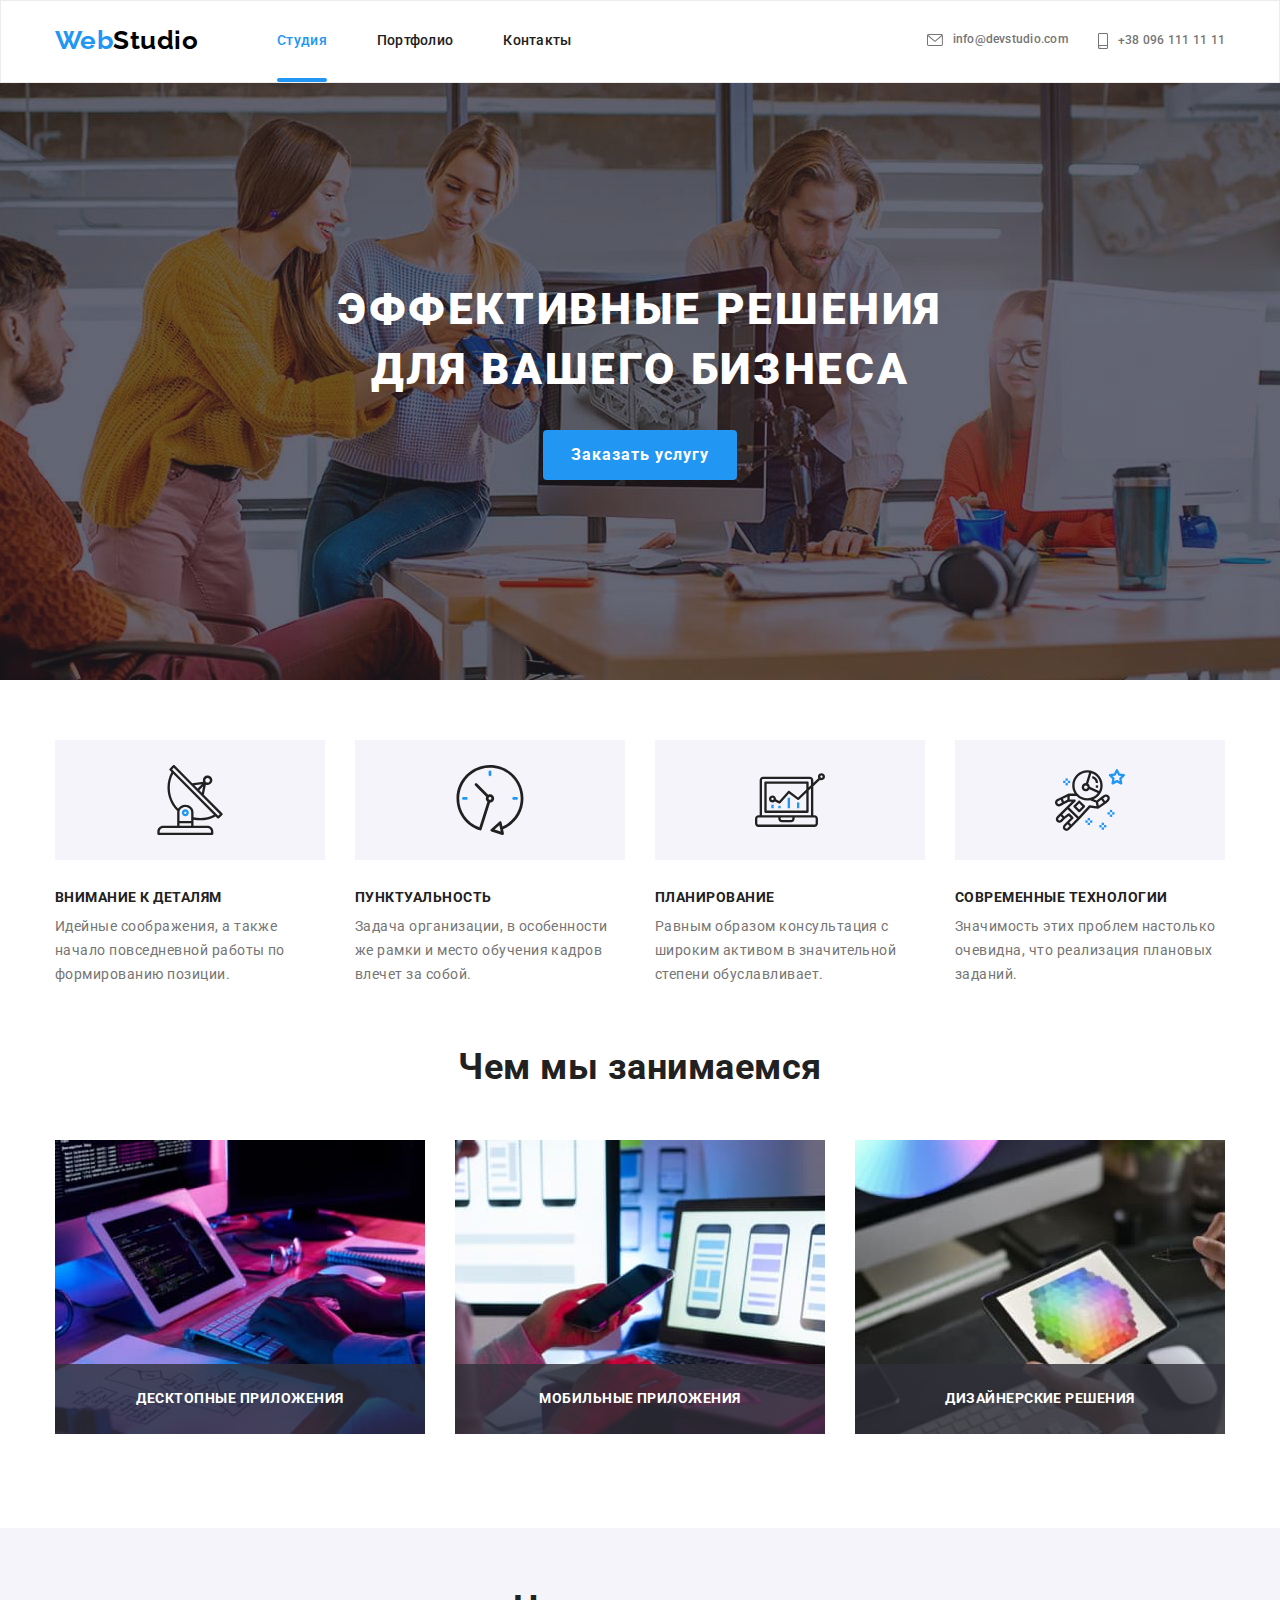
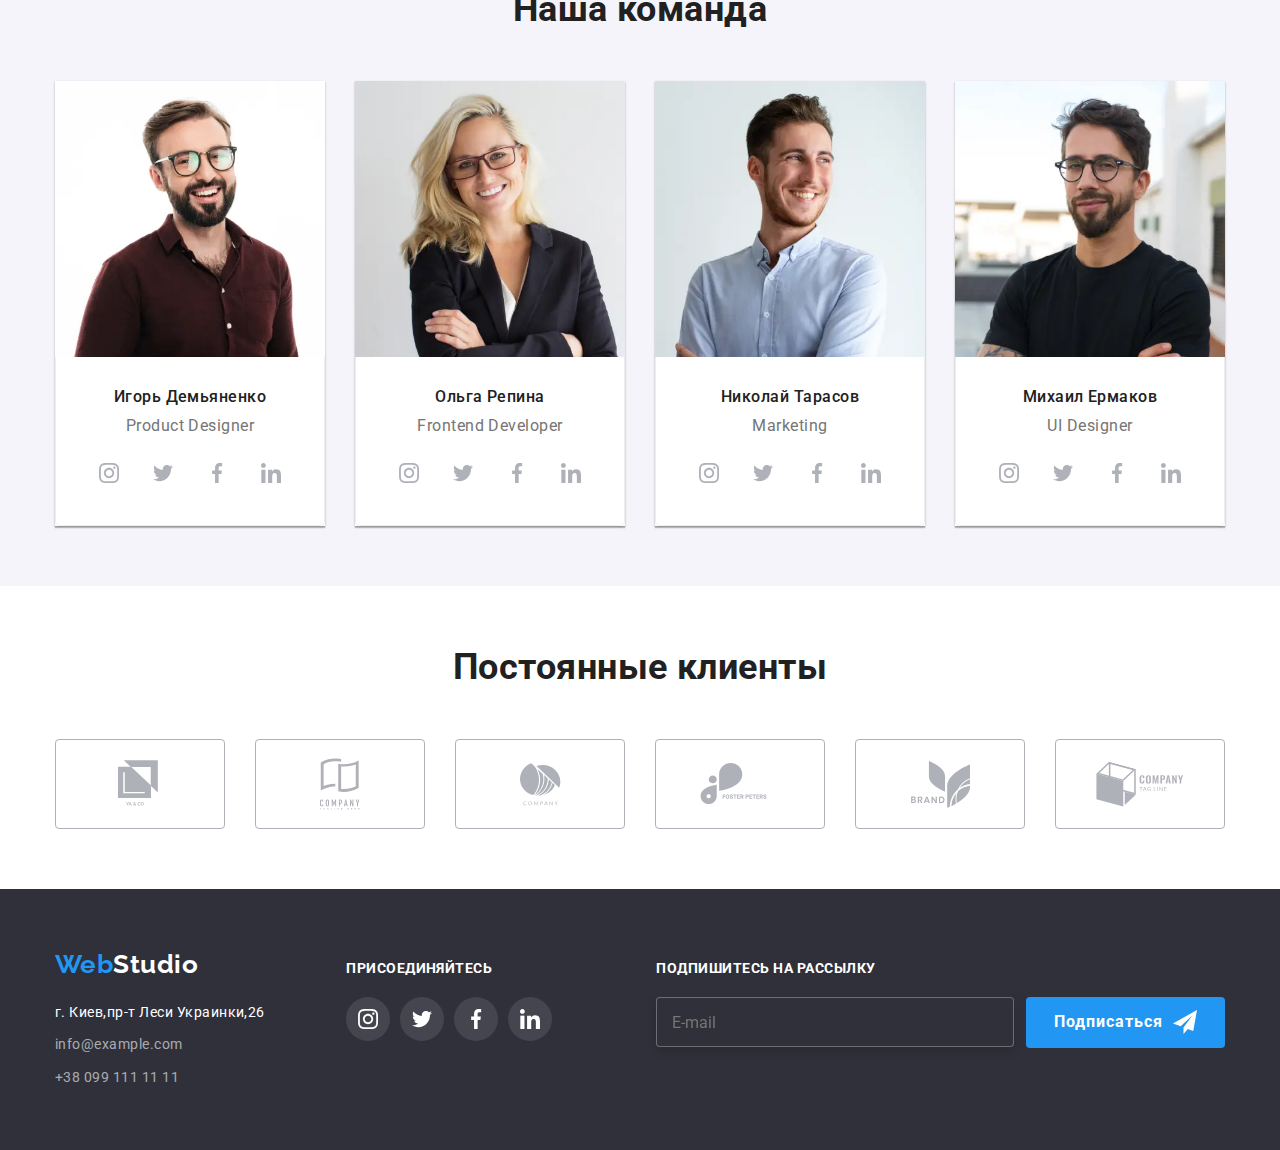
<file: index.html>
<!DOCTYPE html>
<html lang="ru">
<head>
    <meta charset="UTF-8">
    <meta name="viewport" content="width=device-width, initial-scale=1.0">
    <title>WebStudio</title>
    <link rel="preconnect" href="https://fonts.gstatic.com">

    <link href="https://fonts.googleapis.com/css2?family=Raleway:wght@700&family=Roboto:wght@400;500;700;900&display=swap" rel="stylesheet">
   
    <link rel="stylesheet" href="./css/main.min.css">
</head>
<body>
    
<header class="header">
    
        <div class="container header-main"> 
                 <nav class="menu-nav" >
                            <a href="./index.html" ><span class="web">Web</span><span class="studio">Studio</span> </a>
                
                
                            <button type="button" 
                                class="menu-button is-open" 
                                aria-expanded="false"
                                aria-controls="container-menu" data-menu-button >
                            
                                <svg  width="40px" height="40px" 
                                    aria-label="Переключатель мобильного меню" >
                                    
                                    <use class="icon-cross" href="./images/icon/mobile.svg#icon-cross"></use>
                                    <use class="icon-open" href="./images/icon/mobile.svg#icon-menu"></use>
                                
                                </svg>
                            </button>

                        <div class="container-menu" id="container-menu" data-menu>

                            <ul class="site-nav " >
                                <li class="site-nav__list"> 
                                    <a class="site-nav__link current" href="./index.html"> Студия</a>
                                </li>

                                <li class="site-nav__list"> 
                                    <a class="site-nav__link" href="./portfolio.html"> Портфолио</a>
                                </li>

                                <li class="site-nav__list"> <a class="site-nav__link" href=""> Контакты</a></li>
                            </ul>

                            <ul class="auth-nav">

                                <li class="auth-nav__list"> 
                                    
                                    <a class="auth-nav__contact " href="info@devstudio.com"> 
                                        
                                        <svg width="16px" height="12px" class="envelope">
                                        <use href="./images/icon/sprinte.svg#icon-envelope"></use>
                                    </svg> info@devstudio.com</a>
                                </li>

                                <li class="auth-nav__list"> 
                                    
                                    <a class="auth-nav__contact " href=" +380961111111"> 
    
                                        <svg width="10px" height="16px" class="smartphone">
                                        <use href="./images/icon/sprinte.svg#icon-smartphone"></use>
                                    </svg> +38 096 111 11 11</a>
                                </li>
                            </ul>
                    </div>
                </nav>
        </div>
            
</header>

<main>
     <!--Блок герой (Баннер)-->
    <section class="section-hero  ">

        <div class="container big-banner ">
            
         <h1 class="section-hero__maim-title">Эффективные решения <br> для вашего бизнеса</h1>
         <button data-open-modal class="big-button" type="button">Заказать услугу</button>
            
        </div>
        
    </section>
    <!--Почему именно мы-->
    <section class="section-title" >
        <div class="container">
            <ul class="advantage" >
                <li>
                    <div class=" advantage__item ">
                        <svg  width="70" height="70" >
                            <use href="./images/icon/sprinte.svg#icon-antenna-1"></use>
                        </svg>
                    </div>
                    <h3 class="advantage__small-title">Внимание к деталям</h3>
                    <p class="advantage__secion-text">Идейные соображения, а также начало повседневной работы по формированию позиции.</p>
                </li>
                <li> 
                    <div class=" advantage__item ">
                        <svg  width="70" height="70">
                            <use href="./images/icon/sprinte.svg#icon-clock-1"></use>
                        </svg>
                    </div>
                    <h3 class="advantage__small-title">Пунктуальность</h3>
                    <p class="advantage__secion-text">Задача организации, в особенности же рамки и место обучения кадров  влечет за собой.</p>
                </li>
                <li >
                    <div class=" advantage__item  ">
                        <svg  width="70" height="70">
                            <use href="./images/icon/sprinte.svg#icon-diagram-1"></use>
                    </svg>
                </div>
                <h3 class="advantage__small-title">Планирование</h3>
                <p class="advantage__secion-text">Равным образом консультация с  широким активом в значительной  степени обуславливает.</p>
            </li>
            <li >
                <div class=" advantage__item  ">
                    <svg  width="70" height="70">
                        <use href="./images/icon/sprinte.svg#icon-astronaut-1"></use>
                    </svg>
                </div>
                <h3 class="advantage__small-title">Современные технологии</h3>
                <p class="advantage__secion-text">Значимость этих проблем настолько  очевидна, что реализация плановых   заданий.</p>
            </li>
        </ul>
    </div>
</section>

<!--Чем мы занимаемся-->
<section class="section-doing">
    <div class="container">
        <h2 class="title">Чем мы занимаемся</h2>
        
        <ul class="unites">
            <li class="unites__big-img">
                <picture>
                    <source srcset="./images/box1.webp 1x,
                    ./images/box1@2x.webp 2x,
                    ./images/box1@3x.webp 3x" type="mage/webp">

                    <img srcset="./images/box1@2x.jpg 2x,
                    ./images/box1@3x.jpg 3x"
                     src="./images/box1.jpg" alt="" width="370">
                </picture>
                
                <p class="unites__subtitle">Десктопные приложения</p>
                
            </li>
            <li class="unites__big-img">
                <picture>
                    <source  srcset="./images/box2.webp 1x,
                    ./images/box2@2x.webp 2x,
                    ./images/box2@3x.webp 3x" type="mage/webp">

                    <img srcset="./images/box2@2x.jpg 2x,
                    ./images/box2@3x.jpg 3x"
                    src="./images/box2.jpg" alt="" width="370"> 
                </picture>

                <p class="unites__subtitle ">Мобильные приложения</p>
            </li>
            <li class="unites__big-img">
                <picture>
                    <source srcset="./images/box3.webp 1x,
                    ./images/box3@2x.webp 2x,
                    ./images/box3@3x.webp 3x" type="mage/webp">

                    <img srcset="./images/box3@2x.jpg 2x,
                    ./images/box3@3x.jpg 3x"
                    src="./images/box3.jpg" alt="" width="370">

                </picture>

                <p class="unites__subtitle" >Дизайнерские решения</p>
            </li>
            
        </ul>
    </div>
</section>

<!--Наша команда-->
<section class="section-command">
    <div class="container">

        <h2 class="title" >Наша команда</h2>

        <ul class="employees">
            <li class="employees__item">
                <picture>
                    <picture>
                        <source srcset="./images/command/igor-480.webp 1x,
                        ./images/command/igor-480@2x.webp 2x,
                        ./images/command/igor-480@3x.webp 3x"
                        type="image/webp">
    
                        <source srcset="./images/command/igor-768.webp 1x,
                        ./images/command/igor-768@2x.webp 2x,
                        ./images/command/igor-768@3x.webp 3x"
                        media="(min-width: 768px)"
                        type="image/webp">
    
                        <source srcset="./images/command/igor-768.jpg 1x,
                        ./images/command/igor-768@2x.jpg 2x,
                        ./images/command/igor-768@3x.jpg 3x"
                        media="(min-width: 768px)">
    
                        <source srcset="./images/command/igor-1200.webp 1x,
                        ./images/command/igor-1200@2x.webp 2x,
                        ./images/command/igor-1200@3x.webp 3x"
                        media="(min-width: 1200px)"
                        type="image/webp">
    
                        <source srcset="./images/command/igor-1200.jpg 1x,
                        ./images/command/igor-1200@2x.jpg 2x,
                        ./images/command/igor-1200@3x.jpg 3x"
                        media="(min-width:1200px)">
    
                        <img srcset="./images/command/igor-480@2x.jpg 2x,
                        ./images/command/igor-480@3x.jpg 3x" 
                        src="./images/command/igor-480.jpg" alt="Игорь Демьяненко" width="450">
                    </picture>

                <div class="employees__desc">
                    <h3 class="employees__name">Игорь Демьяненко</h3>
                    <p class="employees__profession">Product Designer</p>
                    
                    <ul class="social">
                        <li >
                            <a  class="social__link" href="">
                                <svg class="social__icon" width="20" height="20" >
                                    <use href="./images/icon/sprinte.svg#icon-instagram-2"></use>
                                </svg>
                            </a>
                        </li>
                        <li >
                            <a class="social__link"  href="">
                                <svg class="social__icon" width="20" height="20">
                                    <use  href="./images/icon/sprinte.svg#icon-twitter-1"></use>
                                </svg>
                            </a>
                        </li>
                        <li >
                            <a class="social__link" href="">
                                <svg class="social__icon" width="20" height="20"> 
                                    <use  href="./images/icon/sprinte.svg#icon-facebook-1"></use>
                                </svg>
                            </a>
                        </li>
                        <li >
                            <a class="social__link" href="">
                                 <svg class="social__icon" width="20" height="20">
                                    <use  href="./images/icon/sprinte.svg#icon-linkedin-1"></use>
                                 </svg>
                            </a>
                        </li>
                    </ul>
                 </div>
                           
            </li>

                       <li class="employees__item"> 
                        <picture>
                            <source srcset="./images/command/olga-480.webp 1x,
                            ./images/command/olga-480@2x.webp 2x,
                            ./images/command/olga-480@3x.webp 3x"
                            type="image/webp">
        
                            <source srcset="./images/command/olga-768.webp 1x,
                            ./images/command/olga-768@2x.webp 2x,
                            ./images/command/olga-768@3x.webp 3x"
                            media="(min-width: 768px)"
                            type="image/webp">
        
                            <source srcset="./images/command/olga-768.jpg 1x,
                            ./images/command/olga-768@2x.jpg 2x,
                            ./images/command/olga-768@3x.jpg 3x"
                            media="(min-width: 768px)">
        
                            <source srcset="./images/command/olga-1200.webp 1x,
                            ./images/command/olga-1200@2x.webp 2x,
                            ./images/command/olga-1200@3x.webp 3x"
                            media="(min-width: 1200px)"
                            type="image/webp">
        
                            <source srcset="./images/command/olga-1200.jpg 1x,
                            ./images/command/olga-1200@2x.jpg 2x,
                            ./images/command/olga-1200@3x.jpg 3x"
                            media="(min-width: 1200px)">
        
                           <img srcset="./images/command/olga-480@2x.jpg 2x,
                           ./images/command/olga-480@3x.jpg 3x" 
                           src="./images/command/olga-480.jpg" alt="Ольга Репина" width="450">
                        </picture>

                           <div class="employees__desc">
                               <h3 class="employees__name">Ольга Репина</h3>
                               <p class="employees__profession">Frontend Developer</p>

                               <ul class="social">
                                   <li >
                                       <a  class="social__link" href="">
                                        <svg class="social__icon" width="20" height="20" >
                                            <use href="./images/icon/sprinte.svg#icon-instagram-2"></use>
                                        </svg>
                                    </a>
                                </li>
                                <li>
                                    <a class="social__link"  href="">
                                        <svg class="social__icon" width="20" height="20">
                                            <use  href="./images/icon/sprinte.svg#icon-twitter-1"></use>
                                        </svg>
                                    </a>
                                </li>
                                <li>
                                    <a class="social__link" href="">
                                        <svg class="social__icon" width="20" height="20"> 
                                            <use  href="./images/icon/sprinte.svg#icon-facebook-1"></use>
                                        </svg>
                                    </a>
                                </li>
                                <li>
                                    <a class="social__link" href="">
                                        <svg class="social__icon" width="20" height="20">
                                            <use  href="./images/icon/sprinte.svg#icon-linkedin-1"></use>
                                        </svg>
                                    </a>
                                </li>
                            </ul>
                           </div>
                        </li>

                        <li class="employees__item"> 
                            <picture>
                                <source srcset="./images/command/nicholas-480.webp 1x,
                                ./images/command/nicholas-480@2x.webp 2x,
                                ./images/command/nicholas-480@3x.webp 3x"
                                type="image/webp">
            
                                <source srcset="./images/command/nicholas768.webp 1x,
                                ./images/command/nicholas-768@2x.webp 2x,
                                ./images/command/nicholas-768@3x.webp 3x"
                                media="(min-width: 768px)"
                                type="image/webp">
            
                                <source srcset="./images/command/nicholas-768.jpg 1x,
                                ./images/command/nicholas-768@2x.jpg 2x,
                                ./images/command/nicholas-768@3x.jpg 3x"
                                media="(min-width: 768px)">
            
                                <source srcset="./images/command/nicholas-1200.webp 1x,
                                ./images/command/nicholas-1200@2x.webp 2x,
                                ./images/command/nicholas-1200@3x.webp 3x"
                                media="(min-width: 1200px)"
                                type="image/webp">
            
                                <source srcset="./images/command/nicholas-1200.jpg 1x,
                                ./images/command/nicholas-1200@2x.jpg 2x,
                                ./images/command/nicholas-1200@3x.jpg 3x"
                                media="(min-width: 1200px)">
            
                               <img srcset="./images/command/nicholas-480@2x.jpg 2x,
                               ./images/command/nicholas-480@3x.jpg 3x" 
                               src="./images/command/nicholas-480.jpg" alt="Николай Тарасов" width="450">
                            </picture>
                            
                           <div class="employees__desc">
                                <h3 class="employees__name">Николай Тарасов</h3>
                                   <p class="employees__profession">Marketing</p>

                                   <ul class="social">
                                       <li>
                                           <a  class="social__link" href="">
                                               <svg class="social__icon" width="20" height="20" >
                                                   <use href="./images/icon/sprinte.svg#icon-instagram-2"></use>
                                            </svg>
                                        </a>
                                    </li>
                                    <li>
                                        <a class="social__link"  href="">
                                            <svg class="social__icon" width="20" height="20">
                                                <use  href="./images/icon/sprinte.svg#icon-twitter-1"></use>
                                            </svg>
                                        </a>
                                    </li>
                                    <li>
                                        <a class="social__link" href="">
                                            <svg class="social__icon" width="20" height="20"> 
                                                <use  href="./images/icon/sprinte.svg#icon-facebook-1"></use>
                                            </svg>
                                        </a>
                                    </li>
                                    <li>
                                        <a class="social__link" href="">
                                            <svg class="social__icon" width="20" height="20">
                                                <use  href="./images/icon/sprinte.svg#icon-linkedin-1"></use>
                                            </svg>
                                        </a>
                                    </li>
                                </ul>
                             </div>
                            </li>

                            <li class="employees__item">
                                <picture>
                                    <source srcset="./images/command/michael-480.webp 1x,
                                    ./images/command/michael-480@2x.webp 2x,
                                    ./images/command/michael-480@3x.webp 3x"
                                    type="image/webp">
                
                                    <source srcset="./images/command/michael-768.webp 1x,
                                    ./images/command/michael-768@2x.webp 2x,
                                    ./images/command/michael-768@3x.webp 3x"
                                    media="(min-width: 768px)"
                                    type="image/webp">
                
                                    <source srcset="./images/command/michael-768.jpg 1x,
                                    ./images/command/michael-768@2x.jpg 2x,
                                    ./images/command/michael-768@3x.jpg 3x"
                                    media="(min-width: 768px)">
                
                                    <source srcset="./images/command/michael-1200.webp 1x,
                                    ./images/commandmichael-1200@2x.webp 2x,
                                    ./images/command/michael-1200@3x.webp 3x"
                                    media="(min-width: 1200px)"
                                    type="image/webp">
                
                                    <source srcset="./images/command/michael-1200.jpg 1x,
                                    ./images/command/michael-1200@2x.jpg 2x,
                                    ./images/command/michael-1200@3x.jpg 3x"
                                    media="(min-width: 1200px)">
                
                                   <img srcset="./images/command/michael-480@2x.jpg 2x,
                                   ./images/command/michael-480@3x.jpg 3x" 
                                   src="./images/command/michael-480.jpg" alt="Михаил Ермаков" width="450">
                                </picture>
                                    
                        <div class="employees__desc">
                               <h3 class="employees__name">Михаил Ермаков</h3>
                               <p class="employees__profession">UI Designer</p>

                            <ul class="social">
                                    <li>
                                        <a  class="social__link" href="">
                                            <svg class="social__icon" width="20" height="20" >
                                                <use href="./images/icon/sprinte.svg#icon-instagram-2"></use>
                                          </svg>
                                      </a>
                                   </li>
                                   <li>
                                       <a class="social__link"  href="">
                                            <svg class="social__icon" width="20" height="20">
                                                <use  href="./images/icon/sprinte.svg#icon-twitter-1"></use>
                                            </svg>
                                      </a>
                                  </li>
                                   <li>
                                        <a class="social__link" href="">
                                            <svg class="social__icon" width="20" height="20"> 
                                                <use  href="./images/icon/sprinte.svg#icon-facebook-1"></use>
                                            </svg>
                                        </a>
                                  </li>
                                  <li>
                                        <a class="social__link" href="">
                                            <svg class="social__icon" width="20" height="20">
                                                <use  href="./images/icon/sprinte.svg#icon-linkedin-1"></use>
                                            </svg>
                                        </a>
                                 </li>
                            </ul>
                     </div>
                 </li>
        </ul>
                 
   </div>
</section>

<!--Постоянные клиенты-->
<section class="section-clients">
        <div  class="container">
                        <h2 class="title">Постоянные клиенты </h2>

            <ul class="clients">
                    <li class="clients__list">
                            <a  class="clients__link" href="">
                                <svg class="clients__icon" width="44" height="49">
                                    <use href="./images/icon/sprinte.svg#icon-logo-1"></use>
                                </svg>
                            </a>
                    </li>

                    <li  class="clients__list">
                        <a class="clients__link" href="" >  
                            <svg class="clients__icon" width="40" height="52">
                                <use href="./images/icon/sprinte.svg#icon-logo-2"></use>
                          </svg>
                       </a>
                   </li>

                  <li  class="clients__list">
                        <a class="clients__link" href="">
                            <svg class="clients__icon" width="41" height="43">
                                <use href="./images/icon/sprinte.svg#icon-logo-3"></use>
                            </svg>
                        </a>
                  </li>

                    <li  class="clients__list">
                        <a class="clients__link" href="">
                            <svg class="clients__icon" width="80" height="42">
                                <use href="./images/icon/sprinte.svg#icon-logo-4"></use>
                            </svg>
                        </a>
                    </li>
                    <li  class="clients__list">
                        <a class="clients__link" href="">
                            <svg class="clients__icon" width="59" height="47">
                                <use href="./images/icon/sprinte.svg#icon-logo-5"></use>
                            </svg>
                        </a>
                    </li>

                    <li  class="clients__list">
                        <a class="clients__link" href="">
                            <svg class="clients__icon" width="88" height="45">
                                <use href="./images/icon/sprinte.svg#icon-logo-6"></use>
                            </svg>
                        </a>
                    </li>

            </ul>
        </div> 
 </section>
 </main>
    
    <footer class="footer">
        <!--Адресс и контакты  -->
        <div class="container "> 
            <div class="content-link">
                <a href="./index.html">
                    <span class="web">Web</span><span class="logo">Studio</span> 
                </a>
                <address>
                    <ul class="info">
                        <li> <a class="info__address" href="#">г. Киев,пр-т Леси Украинки,26</a></li>
                        <li> <a class="info__mail-tel" href="info@example.com">info@example.com</a></li>
                        <li> <a class="info__mail-tel" href="+380991111111">+38 099 111 11 11</a></li>
                    </ul>
                </address>
            </div>
            
            <!--Подписка на соц сети -->
            <div class="invoke-social">
                <p class="invoke">Присоединяйтесь</p>
                
                <ul class="social-footer">
                    
                    <li>
                        <a href="" class="social-footer__link">
                            <svg width="20px" height="20px"  class="social-footer__icon"> 
                                <use href="./images/icon/sprinte.svg#icon-instagram-2"></use>
                            </svg> 
                        </a>
                    </li>
                    
                    <li>
                        <a href="" class="social-footer__link">
                            <svg width="20px" height="20px"  class="social-footer__icon"> 
                                <use href="./images/icon/sprinte.svg#icon-twitter-1"></use>
                            </svg> 
                        </a>
                    </li>
                    
                    <li>
                        <a href="" class="social-footer__link">
                            <svg width="20px" height="20px"   class="social-footer__icon"> 
                                <use href="./images/icon/sprinte.svg#icon-facebook-1"></use>
                            </svg> 
                        </a>
                    </li>
                    
                    <li>
                        <a href="" class="social-footer__link">
                            <svg width="20px" height="20px"  class="social-footer__icon"> 
                                <use href="./images/icon/sprinte.svg#icon-linkedin-1"></use>
                            </svg> 
                        </a>
                    </li>
                    
                </ul>
            </div>
            
           <!--Подписка на рассылку-->
        
           <div class="form"> 
                <p class="invoke">Подпишитесь на рассылку</p>
                    
                <form class="form-footer"> 

                <input class="form-footer__input"
                        type="text"
                        name="name"
                        placeholder="E-mail"/>

                        <button type="submit" class="big-button subscribe">Подписаться 
                            <svg width=24 height=24  class="icon-send">

                                <use href="./images/icon/sprinte.svg#icon-icon-send"></use>
                                        
                            </svg>
                        </button>
                                    
                </form>
           </div>
                            
                
        </div>
        
</footer>
                
                
    <!--Модальное окно с фоном-->
                <div class="modal-bgr is-hidden" data-backdrop>
                    <div class="modal-window">
                        <button data-close-modal class="btn-close" >
                            <svg  class="icon-close"  width=18px height=18px>
                                <use href="./images/icon/sprinte.svg#icon-close-black"></use>
                            </svg>
                        </button>
                
                        
                        <form class="form js-speaker-form" action="#" autocomplete="off">
                            <h2 class="title-form">Оставьте свои данные, мы вам перезвоним</h2>
                
                            <div class="form-field" >
                
                                <label class="form-field__label" >Имя</label>
                               <div class="form-input">
                                    <input type="text" name="name"  placeholder=" " />
                                        
                                    <svg class="form-input__icon" >
                                    <use href="./images/icon/icon-form.svg#icon-men"></use>
                                    </svg>
                                </div>
    
                
                
                                
                                <label class="form-field__label" > Телефон</label>
                                <div class="form-input">

                                    <input  type="tel" name="tel" placeholder=" " />
                
                                    <svg class="form-input__icon" >
                                        <use href="./images/icon/icon-form.svg#icon-tel"></use>
                                    </svg>
                                </div>
                                
                
                                <label class="form-field__label" > Почта</label>

                                <div  class="form-input">

                                    <input  type="email" name="mail" placeholder=" " />
                
                                    <svg class="form-input__icon" >
                                        <use href="./images/icon/icon-form.svg#icon-mail"></use>
                                    </svg>
                                </div>


                                <div class=" comment">
                                                
                                 <label class="comment__label" >Комментарий</label>
                                 <textarea name="comment" rows="5" cols="45" placeholder="Введите текст"></textarea>
                                </div>
                         </div>
                
                        <!--Checkbox-->
                            <label class="checkbox" > 
                               <input class="checkbox__input" type="checkbox" name="text-checkbox" value="agree" />

                               <span class="checkbox__text">Соглашаюсь с рассылкой и принимаю 

                                    <a href=""> Условия договора</a>
                                </span>
                            </label>
                         
                            <button type="submit" class="big-button">Отправить</button>
                        </form>
                        
                    </div>
                </div>
                  
                
    <script src="./js/modal.js"></script>
    <script src="./js/menu.js"></script>
</body>
</html>
</file>
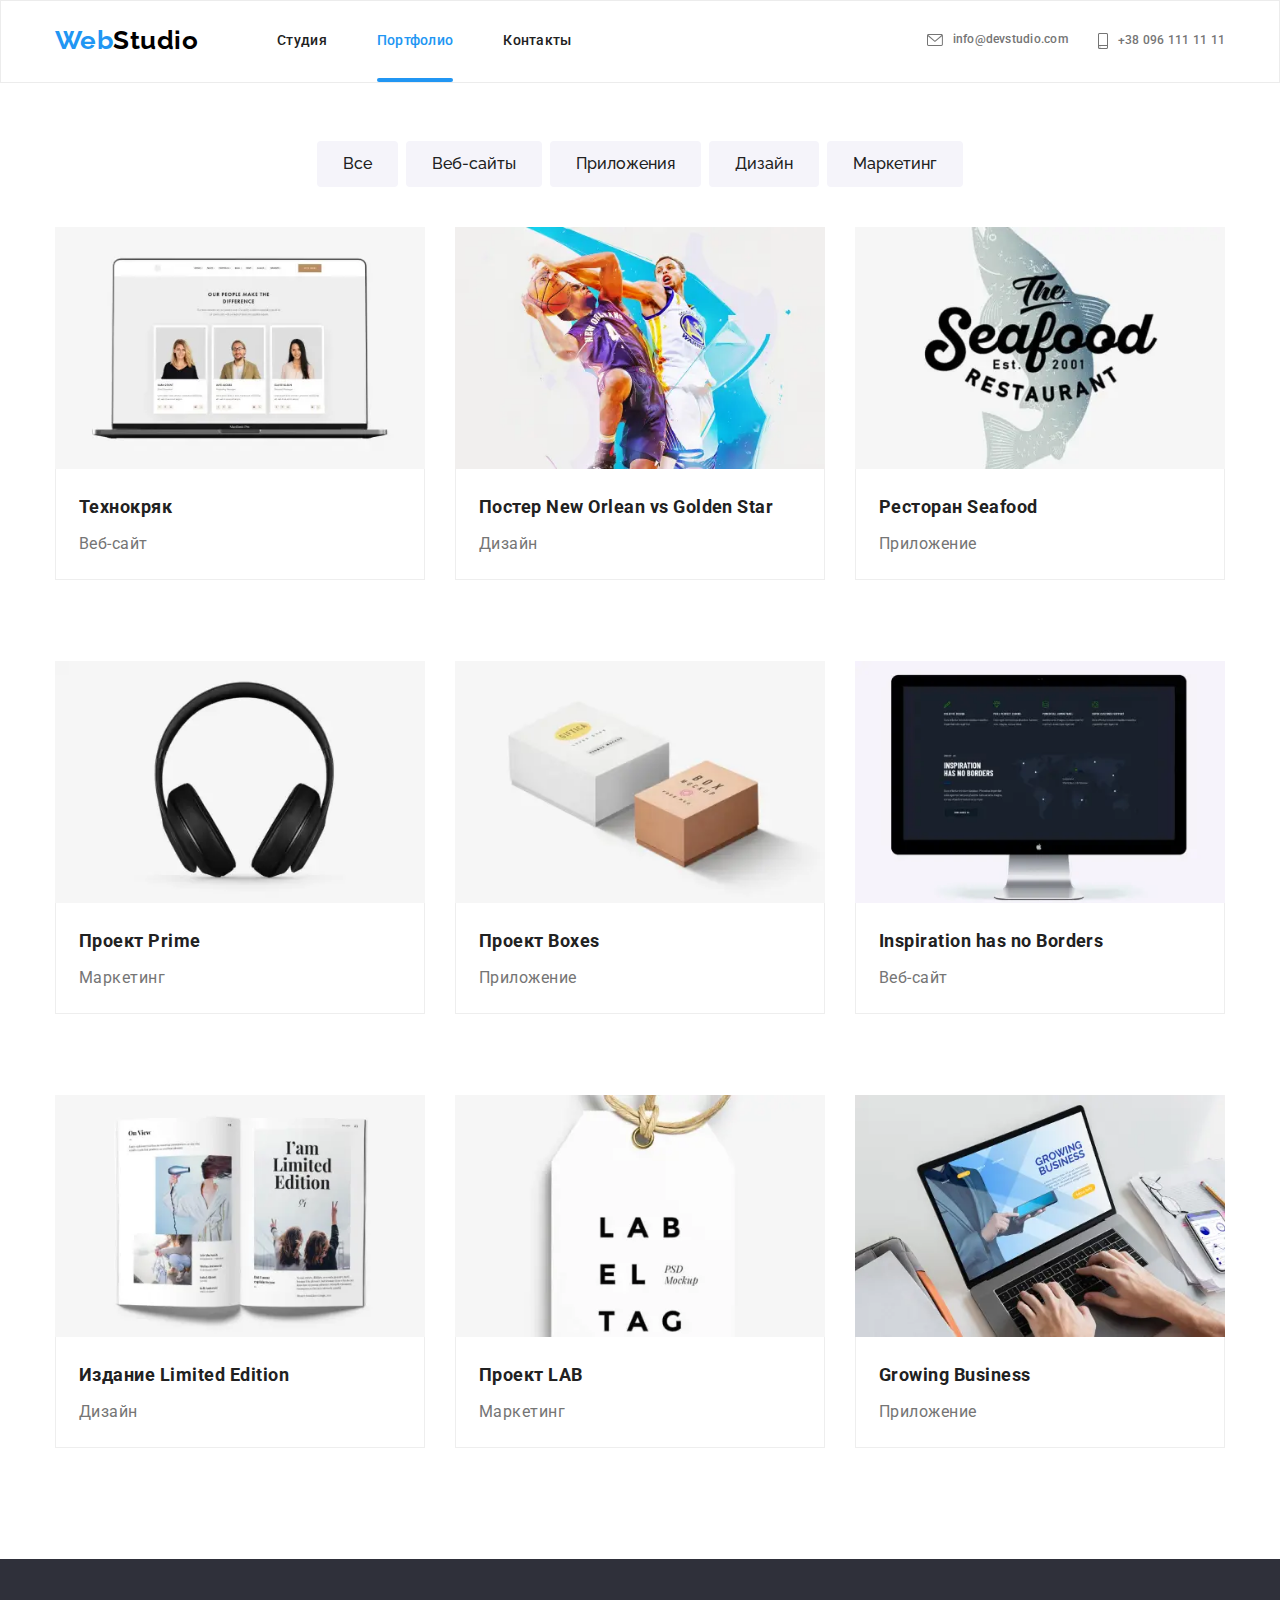
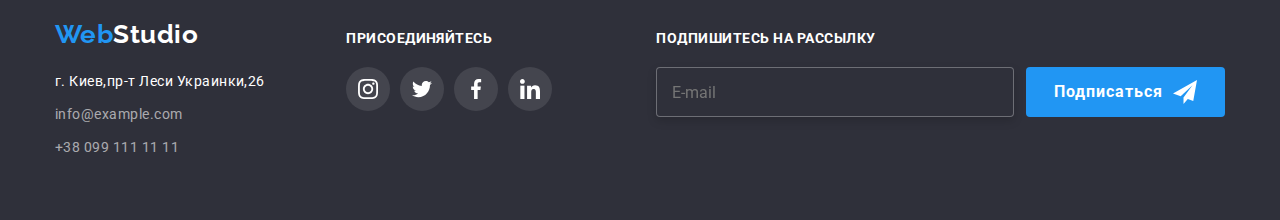
<file: portfolio.html>
<!DOCTYPE html>
<html lang="ru">
<head>
    <meta charset="UTF-8">
    <meta name="viewport" content="width=device-width, initial-scale=1.0">
    <title>WebStudio</title>
    <link rel="preconnect" href="https://fonts.gstatic.com">

    <link href="https://fonts.googleapis.com/css2?family=Raleway:wght@700&family=Roboto:wght@400;500;700;900&display=swap" rel="stylesheet">
   
    <link rel="stylesheet" href="./css/main.min.css">
</head>
<body>
    
    <header class="header">
    
        <div class="container header-main"> 
                 <nav class="menu-nav" >
                            <a href="./index.html" ><span class="web">Web</span><span class="studio">Studio</span> </a>
                
                
                            <button type="button" 
                                class="menu-button is-open" 
                                aria-expanded="false"
                                aria-controls="container-menu" data-menu-button >
                            
                                <svg width="40px" height="40px" 
                                    aria-label="Переключатель мобильного меню" >
                                    
                                    <use class="icon-cross" href="./images/icon/mobile.svg#icon-cross"></use>
                                    <use class="icon-open" href="./images/icon/mobile.svg#icon-menu"></use>
                                
                                </svg>
                            </button>

                        <div class="container-menu" id="container-menu" data-menu>

                            <ul class="site-nav " >
                                <li class="site-nav__list"> 
                                    <a class="site-nav__link " href="./index.html"> Студия</a>
                                </li>

                                <li class="site-nav__list"> 
                                    <a class="site-nav__link current" href="./portfolio.html"> Портфолио</a>
                                </li>

                                <li class="site-nav__list"> <a class="site-nav__link" href=""> Контакты</a></li>
                            </ul>

                            <ul class="auth-nav">

                                <li class="auth-nav__list"> 
                                    
                                    <a class="auth-nav__contact " href="info@devstudio.com"> 
                                        
                                        <svg width="16px" height="12px" class="envelope">
                                        <use href="./images/icon/sprinte.svg#icon-envelope"></use>
                                    </svg> info@devstudio.com</a>
                                </li>

                                <li class="auth-nav__list"> 
                                    
                                    <a class="auth-nav__contact " href=" +380961111111"> 
    
                                        <svg width="10px" height="16px" class="smartphone">
                                        <use href="./images/icon/sprinte.svg#icon-smartphone"></use>
                                    </svg> +38 096 111 11 11</a>
                                </li>
                            </ul>
                    </div>
                </nav>
        </div>
            
</header>

<main>
<!--Катигории-->
<section class="category" >
    <div class="container">
        <!--<h1 class="category">Категории услуг</h1>-->
        <ul class="list-button">
            <li class="list-button__element"> 
                <button class="list-button__buttons" type="button">Все</button> 
            </li>

            <li class="list-button__element"> 
                <button class="list-button__buttons" type="button">Веб-сайты</button>
            </li>

            <li class="list-button__element"> 
                <button class="list-button__buttons" type="button">Приложения</button>
            </li>

            <li class="list-button__element"> 
                <button class="list-button__buttons" type="button">Дизайн</button>
            </li>

            <li class="list-button__element"> 
                <button class="list-button__buttons" type="button">Маркетинг</button>
            </li>

        </ul>
    
        
    
      <!--Все категории-->
     
        <ul class="portfolio">
            <li class="portfolio__list"> 
                <a class="portfolio__link" href=""> 

                    <div class="overlay-img">
                        <picture>
                            <source srcset="./images/portfolio/img1-480.webp 1x,
                            ./images/portfolio/img1-480@2x.webp 2x,
                            ./images/portfolio/img1-480@3x.webp 3x" type="image/webp">

                            <source srcset="./images/portfolio/port-768.webp 1x,
                            ./images/portfolio/port1-768@2x.webp 2x,
                            ./images/portfolio/port1-768@3x.webp 3x"
                            media="(min-width: 768px)" 
                            type="image/webp">

                            <source srcset="./images/portfolio/port1-768.jpg 1x,
                            ./images/portfolio/port1-768@2x.jpg 2x,
                            ./images/portfolio//port1-768@3x.jpg 3x"
                            media="(min-width: 768px)">

                            <source srcset="./images/portfolio/port1-1200.webp 1x,
                            ./images/portfolio/port1-1200@2x.webp 2x,
                            ./images/portfolio/port1-12008@3x.webp 3x"
                            media="(min-width: 1200px)" 
                            type="image/webp">

                            <source srcset="./images/portfolio/port1-1200.jpg 1x,
                            ./images/portfolio/port1-1200@2x.jpg 2x,
                            ./images/portfolio/port1-1200@3x.jpg 3x"
                            media="(min-width: 1200px)">

                            <img width="450px"
                            srcset="./images/portfolio/img1-480@2x.jpg 2x,
                            ./images/portfolio/img1-480@3x.jpg 3x"
                            src="./images/portfolio/img1-480.jpg"
                            alt="Дизайн веб-сайта Технокряк"
                            sizes="(min-width: 1200px) 370px, 
                            min-width: 768px) 354px, 
                            (min-width: 480px) 450px"/>
                       
                        </picture>

                        <div class="overlay ">
                            <p class="overlay__text" >
                                Технокряк это современная площадка распространения коронавируса. 
                                Компании используют эту платформу для цифрового шпионажа 
                                и атак на защищённые сервера конкурентов.
                            </p>
                        </div>
                   </div>
                    
                    <div class="card">
                        <h3 class="card__project">Технокряк</h3>
                        <p class="card__work">Веб-сайт</p>
                    </div>
                </a>
            </li>

            <li class="portfolio__list"> 
                <a class="portfolio__link" href="">

                    <div class="overlay-img">
                        <picture>
                            <source srcset="./images/portfolio/img2-480.webp 1x,
                            ./images/portfolio/img2-480@2x.webp 2x,
                            ./images/portfolio/img2-480@3x.webp 3x" type="image/webp">

                            <source srcset="./images/portfolio/port2-768.webp 1x,
                            ./images/portfolio/port2-768@2x.webp 2x,
                            ./images/portfolio/port2-768@3x.webp 3x"
                            media="(min-width: 768px)" 
                            type="image/webp">

                            <source srcset="./images/portfolio/port2-768.jpg 1x,
                            ./images/portfolio/port2-768@2x.jpg 2x,
                            ./images/portfolio/port2-768@3x.jpg 3x"
                            media="(min-width: 768px)">

                            <source srcset="./images/portfolio/port2-1200.webp 1x,
                            ./images/portfolio/port2-1200@2x.webp 2x,
                            ./images/portfolio/port2-12008@3x.webp 3x"
                            media="(min-width: 1200px)" 
                            type="image/webp">

                            <source srcset="./images/portfolio/port2-1200.jpg 1x,
                            ./images/portfolio/port2-1200@2x.jpg 2x,
                            ./images/portfolio/port2-1200@3x.jpg 3x"
                            media="(min-width: 1200px)">

                            <img
                            srcset="./images/portfolio/img2-480@2x.jpg 2x,
                            ./images/portfolio/img2-480@3x.jpg 3x"
                            src="./images/portfolio/img2-480.jpg"
                            alt="Пример дизайна постера"
                            sizes="(min-width: 1200px) 370px, 
                            (min-width: 768px) 354px, 
                            (min-width: 480px) 450px"/>
                        </picture>



                            <div class="overlay ">
                                <p class="overlay__text" >
                                        Технокряк это современная площадка распространения коронавируса. 
                                        Компании используют эту платформу для цифрового шпионажа 
                                        и атак на защищённые сервера конкурентов.
                                </p>
                            </div>
                    </div>    

                        <div class="card">
                            <h3 class="card__project">Постер New Orlean vs Golden Star</h3>
                            <p class="card__work">Дизайн</p>
                        </div>
                </a> 
        </li>

            <li class="portfolio__list"> 
                <a class="portfolio__link" href="">
                     <div class="overlay-img">
                        <picture>
                            <source srcset="./images/portfolio/img3-480.webp 1x,
                            ./images/portfolio/img3-480@2x.webp 2x,
                            ./images/portfolio/img3-480@3x.webp 3x" type="image/webp">

                            <source srcset="./images/portfolio/port3-768.webp 1x,
                            ./images/portfolio/port3-768@2x.webp 2x,
                            ./images/portfolio/port3-768@3x.webp 3x"
                            media="(min-width: 768px)" 
                            type="image/webp">

                            <source srcset="./images/portfolio/port3-768.jpg 1x,
                            ./images/portfolio/port3-768@2x.jpg 2x,
                            ./images/portfolio/port3-768@3x.jpg 3x"
                            media="(min-width: 768px)">

                            <source srcset="./images/portfolio/port3-1200.webp 1x,
                            ./images/portfolio/port3-1200@2x.webp 2x,
                            ./images/portfolio/port3-12008@3x.webp 3x"
                            media="(min-width: 1200px)" 
                            type="image/webp">

                            <source srcset="./images/portfolio/port3-1200.jpg 1x,
                            ./images/portfolio/port3-1200@2x.jpg 2x,
                            ./images/portfolio/port3-1200@3x.jpg 3x"
                            media="(min-width: 1200px)">

                            <img
                            srcset="./images/portfolio/img3-480@2x.jpg 2x,
                            ./images/portfolio/img3-480@3x.jpg 3x"
                            src="./images/portfolio/img3-480.jpg"
                            alt="Дизайна приложения Ресторан Seafood"
                            sizes="(min-width: 1200px) 370px, (min-width: 768px) 354px, (min-width: 480px) 450px"/>
                        </picture>

                                <div class="overlay ">
                                    <p class="overlay__text" >
                                        Технокряк это современная площадка распространения коронавируса. 
                                        Компании используют эту платформу для цифрового шпионажа 
                                        и атак на защищённые сервера конкурентов.
                                    </p>
                                </div>
                      </div>

                            <div class="card">
                                <h3 class="card__project">Ресторан Seafood</h3>
                                <p class="card__work">Приложение</p>
                            </div>
                 </a> 
            </li>

            <li class="portfolio__list"> 
                <a class="portfolio__link" href="">
                    <div class="overlay-img">
                        <picture>
                            <source srcset="./images/portfolio/img4-480.webp 1x,
                            ./images/portfolio/img4-480@2x.webp 2x,
                            ./images/portfolio/img4-480@3x.webp 3x" type="image/webp">

                            <source srcset="./images/portfolio/port4-768.webp 1x,
                            ./images/portfolio/port4-768@2x.webp 2x,
                            ./images/portfolio/port4-768@3x.webp 3x"
                            media="(min-width: 768px)" 
                            type="image/webp">

                            <source srcset="./images/portfolio/port4-768.jpg 1x,
                            ./images/portfolio/port4-768@2x.jpg 2x,
                            ./images/portfolio/port4-768@3x.jpg 3x"
                            media="(min-width: 768px)">

                            <source srcset="./images/portfolio/port4-1200.webp 1x,
                            ./images/portfolio/port4-1200@2x.webp 2x,
                            ./images/portfolio/port4-12008@3x.webp 3x"
                            media="(min-width: 1200px)" 
                            type="image/webp">

                            <source srcset=".//images/portfolio/port4-1200.jpg 1x,
                            ./images/portfolio/port4-1200@2x.jpg 2x,
                            ./images/portfolio/port4-1200@3x.jpg 3x"
                            media="(min-width: 1200px)">
                            <img
                            srcset="./images/portfolio/img4-480@2x.jpg 2x,
                            ./images/portfolio/img4-480@3x.jpg 3x"
                            src="./images/portfolio/img4-480.jpg"
                            alt="Дизайн проекта Prime"
                            sizes="(min-width: 1200px) 370px, (min-width: 768px) 354px, (min-width: 480px) 450px"/>
                    </picture>
                                    <div class="overlay ">
                                        <p class="overlay__text" >
                                            Технокряк это современная площадка распространения коронавируса. 
                                            Компании используют эту платформу для цифрового шпионажа 
                                            и атак на защищённые сервера конкурентов.
                                        </p>
                                    </div>
                     </div>
                    
                        <div class="card">
                            <h3 class="card__project">Проект Prime</h3>
                            <p class="card__work">Маркетинг</p>
                        </div>
              </a>
       </li>

            <li class="portfolio__list"> 
                <a class="lportfolio__link" href="">

                        <div  class="overlay-img">
                            <picture>
                                <source srcset="./images/portfolio/img5-480.webp 1x,
                                ./images/portfolio/img5-480@2x.webp 2x,
                                ./images/portfolio/img5-480@3x.webp 3x" type="image/webp">

                                <source srcset=".//images/portfolio/port5-768.webp 1x,
                                ./images/portfolio/port5-768@2x.webp 2x,
                                ./images/portfolio/port5-768@3x.webp 3x"
                                media="(min-width: 768px)" 
                                type="image/webp">

                                <source srcset=".//images/portfolio/port5-768.jpg 1x,
                                ./images/portfolio/port5-768@2x.jpg 2x,
                                ./images/portfolio/port5-768@3x.jpg 3x"
                                media="(min-width: 768px)">

                                <source srcset="./images/portfolio/port5-1200.webp 1x,
                                ./images/portfolio/port5-1200@2x.webp 2x,
                                ./images/portfolio/port5-12008@3x.webp 3x"
                                media="(min-width: 1200px)" 
                                type="image/webp">

                                <source srcset="./images/portfolio/port5-1200.jpg 1x,
                                ./images/portfolio/port5-1200@2x.jpg 2x,
                                ./images/portfolio/port5-1200@3x.jpg 3x"
                                media="(min-width: 1200px)">
                                <img
                                srcset="./images/portfolio/img5-480@2x.jpg 2x,
                                ./images/portfolio//img5-480@3x.jpg 3x"
                                src="./images/portfolio/img5-480.jpg"
                                alt="Приложение Boxes"
                                sizes="(min-width: 1200px) 370px, (min-width: 768px) 354px, (min-width: 480px) 450px"/>
                            </picture>
                                    <div class="overlay ">
                                        <p class="overlay__text" >
                                            Технокряк это современная площадка распространения коронавируса. 
                                            Компании используют эту платформу для цифрового шпионажа 
                                            и атак на защищённые сервера конкурентов.
                                        </p>
                                    </div>
                    </div>

                                <div class="card">
                                    <h3 class="card__project">Проект Boxes</h3>
                                    <p class="card__work">Приложение</p>
                                </div>
                 </a> 
         </li>

            <li class="portfolio__list"> 
                <a class="portfolio__link" href="">

                    <div class="overlay-img">
                        <picture>
                            <source srcset="./images/portfolio/img6-480.webp 1x,
                            ./images/portfolio/img6-480@2x.webp 2x,
                            ./images/portfolio/img6-480@3x.webp 3x" type="image/webp">

                            <source srcset="./images/portfolio/port6-768.webp 1x,
                            ./images/portfolio/port6-768@2x.webp 2x,
                            ./images/portfolio/port6-768@3x.webp 3x"
                            media="(min-width: 768px)" 
                            type="image/webp">

                            <source srcset="./images/portfolio/port6-768.jpg 1x,
                            ./images/portfolio/port6-768@2x.jpg 2x,
                            ./images/portfolio/port6-768@3x.jpg 3x"
                            media="(min-width: 768px)">

                            <source srcset="./images/portfolio/port6-1200.webp 1x,
                            ./images/portfolio/port6-1200@2x.webp 2x,
                            ./images/portfolio/port6-12008@3x.webp 3x"
                            media="(min-width: 1200px)" 
                            type="image/webp">

                            <source srcset="./images/portfolio/port6-1200.jpg 1x,
                            ./images/portfolio/port6-1200@2x.jpg 2x,
                            ./images/portfolio/port6-1200@3x.jpg 3x"
                            media="(min-width: 1200px)">
                            <img
                            srcset="./images/portfolio/img6-480@2x.jpg 2x,
                            ./images/portfolio/img6-480@3x.jpg 3x"
                            src="./images/portfolio/img6-480.jpg"
                            alt="Пример дизайна веб-сайта2"
                            sizes="(min-width: 1200px) 370px, (min-width: 768px) 354px, (min-width: 480px) 450px"/>
                        </picture>

                        <div class="overlay ">
                            <p class="overlay__text" >
                                Технокряк это современная площадка распространения коронавируса. 
                                Компании используют эту платформу для цифрового шпионажа 
                                и атак на защищённые сервера конкурентов.
                            </p>
                        </div>
                    </div>

                    <div class="card">
                        <h3 class="card__project">Inspiration has no Borders</h3>
                        <p class="card__work">Веб-сайт</p>
                    </div>
                </a>
            </li>

            <li class="portfolio__list"> 
                <a class="portfolio__link" href="">

                    <div class="overlay-img">
                        <picture>
                            <source srcset="./images/portfolio/img7-480.webp 1x,
                            ./images/portfolio/img7-480@2x.webp 2x,
                            ./images/portfolio/img7-480@3x.webp 3x" type="image/webp">

                            <source srcset=".//images/portfolio/port7-768.webp 1x,
                            ./images/portfolio/port7-768@2x.webp 2x,
                            ./images/portfolio/port7-768@3x.webp 3x"
                            media="(min-width: 768px)" 
                            type="image/webp">

                            <source srcset="./images/portfolio//port7-768.jpg 1x,
                            ./images/portfolio/port7-768@2x.jpg 2x,
                            ./images/portfolio/port7-768@3x.jpg 3x"
                            media="(min-width: 768px)">

                            <source srcset="./images/portfolio/port7-1200.webp 1x,
                            ./images/portfolio/port7-1200@2x.webp 2x,
                            ./images/portfolio/port7-12008@3x.webp 3x"
                            media="(min-width: 1200px)" 
                            type="image/webp">

                            <source srcset="./images/portfolio/port7-1200.jpg 1x,
                            ./images/portfolio/port7-1200@2x.jpg 2x,
                            ./images/portfolio/port7-1200@3x.jpg 3x"
                            media="(min-width: 1200px)">
                            <img
                            srcset="./images/portfolio/img7-480@2x.jpg 2x,
                            ./images/portfolio/img7-480@3x.jpg 3x"
                            src="./images/portfolio/img7-480.jpg"
                            alt="Дизайн издания Limited Edition"
                            sizes="(min-width: 1200px) 370px, (min-width: 768px) 354px, (min-width: 480px) 450px"/>
                        </picture>

                            <div class="overlay ">
                                <p class="overlay__text" >
                                    Технокряк это современная площадка распространения коронавируса. 
                                    Компании используют эту платформу для цифрового шпионажа 
                                    и атак на защищённые сервера конкурентов.
                                </p>
                            </div>
                    </div>

                    <div class="card">
                        <h3 class="card__project">Издание Limited Edition</h3>
                        <p class="card__work">Дизайн</p>
                    </div>
                </a>
            </li>

            <li class="portfolio__list"> 
                     <a class="portfolio__link" href="">
                          <div class="overlay-img">

                            <picture>
                                <source srcset="./images/portfolio/img8-480.webp 1x,
                                ./images/portfolio/img8-480@2x.webp 2x,
                                ./images/portfolio/img8-480@3x.webp 3x" type="image/webp">

                                <source srcset="./images/portfolio/port8-768.webp 1x,
                                ./images/portfolio/port8-768@2x.webp 2x,
                                ./images/portfolio/port8-768@3x.webp 3x"
                                media="(min-width: 768px)" 
                                type="image/webp">

                                <source srcset="./images/portfolio/port8-768.jpg 1x,
                                ./images/portfolio/port8-768@2x.jpg 2x,
                                ./images/portfolio/port8-768@3x.jpg 3x"
                                media="(min-width: 768px)">

                                <source srcset="./images/portfolio/port8-1200.webp 1x,
                                ./images/portfolio/port8-1200@2x.webp 2x,
                                ./images/portfolio/port8-12008@3x.webp 3x"
                                media="(min-width: 1200px)" 
                                type="image/webp">

                                <source srcset="./images/portfolio/port8-1200.jpg 1x,
                                ./images/portfolio/port8-1200@2x.jpg 2x,
                                ./images/portfolio/port8-1200@3x.jpg 3x"
                                media="(min-width: 1200px)">

                                <img
                                srcset="./images/portfolio/img8-480@2x.jpg 2x,
                                ./images/portfolio/img8-480@3x.jpg 3x"
                                src="./images/portfolio/img8-480.jpg"
                                alt="Дизайн проекта LAB"
                                sizes="(min-width: 1200px) 370px, (min-width: 768px) 354px, (min-width: 480px) 450px"/>
                            </picture>

                                <div class="overlay ">
                                    <p class="overlay__text" >
                                        Технокряк это современная площадка распространения коронавируса. 
                                        Компании используют эту платформу для цифрового шпионажа 
                                        и атак на защищённые сервера конкурентов.
                                    </p>
                                </div>
                         </div>
                                <div class="card"> 
                                    <h3 class="card__project">Проект LAB</h3>
                                    <p class="card__work">Маркетинг</p>
                                </div>                  
                      </a> 
             </li>

            <li class="portfolio__list">
                <a class="portfolio__link" href="">

                       <div class="overlay-img">

                        <picture>
                            <source srcset="./images/portfolio/img9-480.webp 1x,
                            ./images/portfolio/img9-480@2x.webp 2x,
                            ./images/portfolio/img9-480@3x.webp 3x" type="image/webp">

                            <source srcset="./images/portfolio/port9-768.webp 1x,
                            ./images/portfolio/port9-768@2x.webp 2x,
                            ./images/portfolio/port9-768@3x.webp 3x"
                            media="(min-width: 768px)" 
                            type="image/webp">

                            <source srcset="./images/portfolio/port9-768.jpg 1x,
                            ./images/portfolio/port9-768@2x.jpg 2x,
                            ./images/portfolio/port9-768@3x.jpg 3x"
                            media="(min-width: 768px)">

                            <source srcset="./images/portfolio/port9-1200.webp 1x,
                            ./images/portfolio/port9-12008@2x.webp 2x,
                            ./images/portfolio/port9-12008@3x.webp 3x"
                            media="(min-width: 1200px)" 
                            type="image/webp">

                            <source srcset="./images/portfolio/port9-1200.jpg 1x,
                            ./images/portfolio/port9-1200@2x.jpg 2x,
                            ./images/portfolio/port9-1200@3x.jpg 3x"
                            media="(min-width: 1200px)">
                            <img
                            srcset="./images/portfolio/img9-480@2x.jpg 2x,
                            ./images/portfolio/img9-480@3x.jpg 3x"
                            src="./images/portfolio/img9-480.jpg"
                            alt=" Дизайн приложения Growing Business"
                            sizes="(min-width: 1200px) 370px, (min-width: 768px) 354px, (min-width: 480px) 450px"/>
                        </picture>

                            <div class="overlay ">
                                <p class="overlay__text" >
                                    Технокряк это современная площадка распространения коронавируса. 
                                    Компании используют эту платформу для цифрового шпионажа 
                                    и атак на защищённые сервера конкурентов.
                                </p>
                            </div>
                     </div>
                    
                        <div class="card">
                            <h3 class="card__project">Growing Business</h3>
                            <p class="card__work">Приложение</p>
                        </div>
                </a> 
            </li>
        </ul>
    </div>
             
</section>

</main>

<footer class="footer">
    <!--Адресс и контакты  -->
    <div class="container "> 
        <div class="content-link">
            <a href="./index.html">
                <span class="web">Web</span><span class="logo">Studio</span> 
            </a>
            <address>
                <ul class="info">
                    <li> <a class="info__address" href="#">г. Киев,пр-т Леси Украинки,26</a></li>
                    <li> <a class="info__mail-tel" href="info@example.com">info@example.com</a></li>
                    <li> <a class="info__mail-tel" href="+380991111111">+38 099 111 11 11</a></li>
                </ul>
            </address>
        </div>
        
        <!--Подписка на соц сети -->
        <div class="invoke-social">
            <p class="invoke">Присоединяйтесь</p>
            
            <ul class="social-footer">
                
                <li>
                    <a href="" class="social-footer__link">
                        <svg width="20px" height="20px"  class="social-footer__icon"> 
                            <use href="./images/icon/sprinte.svg#icon-instagram-2"></use>
                        </svg> 
                    </a>
                </li>
                
                <li>
                    <a href="" class="social-footer__link">
                        <svg width="20px" height="20px"  class="social-footer__icon"> 
                            <use href="./images/icon/sprinte.svg#icon-twitter-1"></use>
                        </svg> 
                    </a>
                </li>
                
                <li>
                    <a href="" class="social-footer__link">
                        <svg width="20px" height="20px"   class="social-footer__icon"> 
                            <use href="./images/icon/sprinte.svg#icon-facebook-1"></use>
                        </svg> 
                    </a>
                </li>
                
                <li>
                    <a href="" class="social-footer__link">
                        <svg width="20px" height="20px"  class="social-footer__icon"> 
                            <use href="./images/icon/sprinte.svg#icon-linkedin-1"></use>
                        </svg> 
                    </a>
                </li>
                
            </ul>
        </div>
        
       <!--Подписка на рассылку-->
    
       <div class="form"> 
            <p class="invoke">Подпишитесь на рассылку</p>
                
            <form class="form-footer"> 

            <input class="form-footer__input"
                    type="text"
                    name="name"
                    placeholder="E-mail"/>

                    <button type="submit" class="big-button subscribe">Подписаться 
                        <svg width=24 height=24  class="icon-send">

                            <use href="./images/icon/sprinte.svg#icon-icon-send"></use>
                                    
                        </svg>
                    </button>
                                
            </form>
       </div>
                        
            
    </div>
    
</footer>
<script src="./js/menu.js"></script>
</body>
</html>
</file>
<file: css/main.min.css>
/*! modern-normalize v1.0.0 | MIT License | https://github.com/sindresorhus/modern-normalize */*,*::before,*::after{box-sizing:border-box}:root{-moz-tab-size:4;tab-size:4}html{line-height:1.15;-webkit-text-size-adjust:100%}body{margin:0}body{font-family:system-ui,-apple-system,"Segoe UI",Roboto,Helvetica,Arial,sans-serif,"Apple Color Emoji","Segoe UI Emoji"}hr{height:0;color:inherit}abbr[title]{text-decoration:underline dotted}b,strong{font-weight:bolder}code,kbd,samp,pre{font-family:ui-monospace, SFMono-Regular, Consolas, 'Liberation Mono', Menlo, monospace;font-size:1em}small{font-size:80%}sub,sup{font-size:75%;line-height:0;position:relative;vertical-align:baseline}sub{bottom:-0.25em}sup{top:-0.5em}table{text-indent:0;border-color:inherit}button,input,optgroup,select,textarea{font-family:inherit;font-size:100%;line-height:1.15;margin:0}button,select{text-transform:none}button,[type='button'],[type='reset'],[type='submit']{-webkit-appearance:button}::-moz-focus-inner{border-style:none;padding:0}:-moz-focusring{outline:1px dotted ButtonText}:-moz-ui-invalid{box-shadow:none}legend{padding:0}progress{vertical-align:baseline}::-webkit-inner-spin-button,::-webkit-outer-spin-button{height:auto}[type='search']{-webkit-appearance:textfield;outline-offset:-2px}::-webkit-search-decoration{-webkit-appearance:none}::-webkit-file-upload-button{-webkit-appearance:button;font:inherit}summary{display:list-item}body{padding-top:60px;overflow-x:hidden;background-color:#fff;color:#212121;font-family:Roboto,OpenSans;letter-spacing:0.03em}@media screen and (min-width: 768px){body{padding-top:80px}}body.open-modal{overflow:hidden}a{text-decoration:none;display:block}ul{list-style:none;margin:0;padding:0}img{display:block;max-width:100%;height:auto}.container{margin-left:auto;margin-right:auto;padding-left:15px;padding-right:15px}@media screen and (min-width: 480px){.container{width:480px}}@media screen and (min-width: 768px){.container{width:768px}}@media screen and (min-width: 1200px){.container{width:1200px}}.header{position:fixed;width:100%;top:0;left:0;background-color:#fff;min-height:60px;z-index:1;border:1px solid #ECECEC}@media screen and (min-width: 768px){.header{min-height:80px}}.menu-nav{display:flex;justify-content:space-between;align-items:center}@media screen and (max-width: 767px){.menu-nav{padding-top:16px;padding-bottom:16px}}@media screen and (min-width: 768px){.menu-nav>a{display:flex;padding-top:24px;padding-bottom:25px}}.menu-button{display:inline-flex;margin:0;padding:0;border:none;background-color:transparent}@media screen and (min-width: 768px){.menu-button{display:none}}.icon-open{display:none;fill:currentColor}.icon-cross{fill:currentColor}.menu-button.is-open .icon-open{display:block}.menu-button.is-open .icon-cross{display:none}.container-menu{display:flex}@media screen and (max-width: 767px){.container-menu{position:absolute;padding:0;top:100%;left:0;width:100%;display:none;z-index:1;background:#fff;box-shadow:0px 4px 8px rgba(0,0,0,0.04),0px 2px 4px rgba(0,0,0,0.08),0px 1px 3px rgba(0,0,0,0.16)}}.container-menu.is-open{display:block;padding-top:60px;padding-bottom:60px}.site-nav{text-align:center;font-family:Roboto,OpenSans;font-style:normal;font-weight:500;font-size:18px;line-height:1.17;letter-spacing:0.02em}@media screen and (max-width: 767px){.site-nav{margin-bottom:60px}}@media screen and (min-width: 768px){.site-nav{display:flex;font-size:14px;line-height:1.14}}@media screen and (min-width: 1200px){.site-nav{margin-right:305px}}@media screen and (max-width: 767px){.site-nav__list:not(:last-child){margin-bottom:40px}}@media screen and (min-width: 768px){.site-nav__list{margin-right:50px}}.site-nav__link{position:relative;display:inline-block;color:#212121;padding-bottom:8px;transition:color 250ms cubic-bezier(0.4, 0, 0.2, 1)}@media screen and (min-width: 768px){.site-nav__link{padding:32px 0}}@media screen and (min-width: 768px){.site-nav__link{padding-bottom:33px}}.site-nav__link.current::after{position:absolute;left:0;bottom:0;content:"";display:block;opacity:0;transition:opacity 250ms cubic-bezier(0.4, 0, 0.2, 1);width:100%;height:4px;background-color:#2196F3;border-radius:2px}.site-nav__link:hover::after,.site-nav__link:active::after,.site-nav__link.current::after{opacity:1}.menu-button :hover,.menu-button :focus,.site-nav__link:hover,.site-nav__link:active,.site-nav__link.current{color:#2196F3}@media screen and (max-width: 767px){.auth-nav{text-align:center}}@media screen and (max-width: 1199px){.auth-nav{padding-top:21px}}@media screen and (min-width: 1200px){.auth-nav{display:flex}}@media screen and (max-width: 767px){.auth-nav__list:not(:last-child){margin-bottom:16px}}@media screen and (min-width: 768px) and (max-width: 1199px){.auth-nav__list:not(:last-child){margin-bottom:10px}}@media screen and (min-width: 1200px){.auth-nav__list:not(:last-child){margin-right:30px}}.auth-nav__contact{display:inline-flex;align-items:center;transition:color 250ms cubic-bezier(0.4, 0, 0.2, 1);color:#757575;font-weight:500;font-size:18px;line-height:1.17;letter-spacing:0.02em}@media screen and (min-width: 768px){.auth-nav__contact{font-size:12px;line-height:1.16}}@media screen and (min-width: 1200px){.auth-nav__contact{padding-top:32px}}.auth-nav__contact:hover,.auth-nav__contact:focus{color:#2196F3}.envelope{margin-right:10px;fill:currentColor}.smartphone{margin-right:10px;fill:currentColor}.web{display:inline-block;color:#2196F3;font-family:Raleway,OpenSans;font-weight:700;font-size:26px;line-height:1.2}.studio{color:#000;font-family:Raleway,OpenSans;font-weight:700;font-size:26px;line-height:1.2}.logo{display:inline-block;color:#fff;font-family:Raleway,OpenSans;font-weight:700;font-size:26px;line-height:1.2}.big-button{display:flex;align-items:center;justify-content:center;margin:auto;border:0 solid transparent;border-top-left-radius:4px;border-top-right-radius:4px;border-bottom-right-radius:4px;border-bottom-left-radius:4px;max-width:200px;padding:10px 28px 10px 28px;background-color:#2196F3;color:#fff;font-family:Roboto,OpenSans;font-weight:700;font-size:16px;line-height:1.9;letter-spacing:0.06em;cursor:pointer}.section-hero{max-width:1600px;margin-left:auto;margin-right:auto;text-align:center;background-color:#2F303A;background-image:linear-gradient(to right, rgba(47,48,58,0.4), rgba(47,48,58,0.4)),url("../images/banner-480.jpg");background-size:cover;background-repeat:no-repeat;background-position:center}@media screen and (min-device-pixel-ratio: 2), screen and (min-resolution: 192dpi), screen and (min-resolution: 2dppx){.section-hero{background-image:linear-gradient(to right, rgba(47,48,58,0.4), rgba(47,48,58,0.4)),url("../images/banner-480@2x.jpg")}}@media screen and (min-device-pixel-ratio: 3), screen and (min-resolution: 288dpi), screen and (min-resolution: 3dppx){.section-hero{background-image:linear-gradient(to right, rgba(47,48,58,0.4), rgba(47,48,58,0.4)),url("../images/banner-480@3x.jpg")}}@media screen and (min-width: 768px){.section-hero{background-image:linear-gradient(to right, rgba(47,48,58,0.4), rgba(47,48,58,0.4)),url("../images/banner-768.jpg");background-position:center;background-size:cover;background-repeat:no-repeat}}@media screen and (min-width: 768px) and (min-device-pixel-ratio: 2), screen and (min-width: 768px) and (min-resolution: 192dpi), screen and (min-width: 768px) and (min-resolution: 2dppx){.section-hero{background-image:linear-gradient(to right, rgba(47,48,58,0.4), rgba(47,48,58,0.4)),url("../images/banner-768@2x.jpg")}}@media screen and (min-width: 768px) and (min-device-pixel-ratio: 3), screen and (min-width: 768px) and (min-resolution: 288dpi), screen and (min-width: 768px) and (min-resolution: 3dppx){.section-hero{background-image:linear-gradient(to right, rgba(47,48,58,0.4), rgba(47,48,58,0.4)),url("../images/banner-768@3x.jpg")}}@media screen and (min-width: 1200px){.section-hero{background-image:linear-gradient(to right, rgba(47,48,58,0.4), rgba(47,48,58,0.4)),url("../images/banner-1200.jpg");background-position:center;background-size:cover;background-repeat:no-repeat}}@media screen and (min-width: 1200px) and (min-device-pixel-ratio: 2), screen and (min-width: 1200px) and (min-resolution: 192dpi), screen and (min-width: 1200px) and (min-resolution: 2dppx){.section-hero{background-image:linear-gradient(to right, rgba(47,48,58,0.4), rgba(47,48,58,0.4)),url("../images/banner-1200@2x.jpg")}}@media screen and (min-width: 1200px) and (min-device-pixel-ratio: 3), screen and (min-width: 1200px) and (min-resolution: 288dpi), screen and (min-width: 1200px) and (min-resolution: 3dppx){.section-hero{background-image:linear-gradient(to right, rgba(47,48,58,0.4), rgba(47,48,58,0.4)),url("../images/banner-1200@3x.jpg")}}.big-banner{padding-top:118px;padding-bottom:118px}@media screen and (min-width: 1200px){.big-banner{padding-top:200px;padding-bottom:200px}}.section-hero__maim-title{color:#fff;font-weight:900;font-size:26px;line-height:1.61;text-transform:uppercase;letter-spacing:0.06em;margin-top:0;margin-bottom:30px}@media screen and (min-width: 1200px){.section-hero__maim-title{font-size:44px;line-height:1.36}}.section-title{padding-top:60px;padding-bottom:60px}@media screen and (min-width: 768px){.advantage{display:flex;flex-wrap:wrap}}.advantage li{min-width:width 450px}@media screen and (max-width: 767px){.advantage li:not(:last-child){margin-bottom:30px}}@media screen and (min-width: 768px) and (max-width: 1199px){.advantage li{flex-basis:354px;margin-bottom:30px}.advantage li:nth-last-child(-n+2){margin-bottom:0}.advantage li:nth-child(2n+1){margin-right:30px}}@media screen and (min-width: 1200px){.advantage li{flex-basis:270px}.advantage li:not(:last-child){margin-right:30px}}.advantage__item{display:flex;height:120px;margin-bottom:30px;background-size:contain;background-repeat:no-repeat;background-position:center;background-color:#F5F4FA;justify-content:center;align-items:center}.advantage__small-title{margin-top:0;margin-bottom:9px;color:#212121;font-weight:700;font-size:14px;line-height:1.14;text-transform:uppercase}@media screen and (max-width: 767px){.advantage__small-title{text-align:center}}.advantage__secion-text{color:#757575;font-weight:400;font-size:14px;line-height:1.7;margin-top:0;margin-bottom:0}.section-doing{display:none;padding-bottom:94px}@media screen and (min-width: 1200px){.section-doing{display:block}}.title{margin-top:0px;margin-bottom:50px;color:#212121;font-weight:700;font-size:36px;line-height:1.2;text-align:center}.unites{display:flex}.unites li+li{margin-left:30px}.unites__big-img{position:relative}.unites__subtitle{position:absolute;width:100%;bottom:0;margin:0;padding:27px;background-color:rgba(47,48,58,0.8);color:#fff;font-weight:700;font-size:14px;line-height:1.14;text-transform:uppercase;text-align:center}.section-command{padding-top:60px;padding-bottom:60px;background-color:#F5F4FA}@media screen and (min-width: 768px){.employees{display:flex;flex-wrap:wrap}}.employees__item{background:#fff;box-shadow:0px 1px 3px rgba(0,0,0,0.12),0px 1px 1px rgba(0,0,0,0.14),0px 2px 1px rgba(0,0,0,0.2)}@media screen and (max-width: 767px){.employees__item:not(:last-child){margin-bottom:30px}}@media screen and (min-width: 768px){.employees__item{flex-basis:354px;margin-bottom:30px}.employees__item:nth-child(2n+1){margin-right:30px}.employees__item:nth-last-child(-n+2){margin-bottom:0}}@media screen and (min-width: 768px) and (min-width: 1200px){.employees__item{flex-basis:270px;margin-bottom:0}.employees__item:not(:last-child){margin-right:30px}}.employees__desc{padding:30px;border-right-width:1px;border-right-style:solid;border-right-color:#eee;border-left-width:1px;border-left-style:solid;border-left-color:#eee;border-bottom-width:1px;border-bottom-style:solid;border-bottom-color:#eee;border-bottom-right-radius:5px;border-bottom-left-radius:5px;overflow:hidden}.employees__name{margin-top:0px;margin-bottom:10px;color:#212121;font-weight:500;font-size:16px;line-height:1.2;text-align:center}.employees__profession{margin:0;color:#757575;font-weight:400;font-size:16px;line-height:1.2;text-align:center}.social{display:flex;justify-content:center;margin-top:16px}.social li+li{margin-left:10px}.social__link{width:44px;height:44px;transition:background-color 250ms cubic-bezier(0.4, 0, 0.2, 1),color 250ms cubic-bezier(0.4, 0, 0.2, 1);color:#afb1b8;display:inline-flex;justify-content:center;align-items:center;border-radius:50%}.social__link:hover,.social__link:focus,.social__link:hover,.social__link:focus{background-color:#2196F3;color:#fff}.social__icon{fill:currentColor}.section-clients{padding-top:60px;padding-bottom:60px}.clients{display:flex;flex-wrap:wrap;justify-content:center;margin-right:-15px;margin-left:-15px}@media screen and (min-width: 1200px){.clients{flex-wrap:nowrap}}.clients__list{flex-basis:calc((100% - 4 * 15px) / 2);margin:15px}.clients__list:nth-child(-n+2){margin-top:0}.clients__list:nth-last-child(-n+2){margin-bottom:0}@media screen and (min-width: 768px){.clients__list{flex-basis:calc((100% - 6 * 15px) / 3)}.clients__list:nth-child(-n+3){margin-top:0}.clients__list:nth-last-child(-n+3){margin-bottom:0}}@media screen and (min-width: 1200px){.clients__list{margin-top:0;margin-bottom:0}}.clients__link{display:flex;justify-content:center;align-items:center;color:#afb1b8;height:90px;border:1px solid #afb1b8;border-radius:4px;transition:border-color 250ms cubic-bezier(0.4, 0, 0.2, 1),color 250ms cubic-bezier(0.4, 0, 0.2, 1)}.clients__link:hover,.clients__link:focus{color:#2196F3;border-color:#2196F3}.clients__icon{fill:currentColor}.footer{background-color:#2F303A}.footer .container{padding-top:60px;padding-bottom:60px}@media screen and (min-width: 768px){.footer .container{display:flex;flex-wrap:wrap;justify-content:center}}@media screen and (min-width: 1200px){.footer .container{justify-content:space-between;align-items:baseline;flex-wrap:nowrap}}@media screen and (min-width: 768px){.content-link{margin-right:165px}}@media screen and (max-width: 1199px){.content-link{margin-bottom:60px;text-align:center}}@media screen and (min-width: 1200px){.content-link{margin-right:70px}}.content-link>a{margin-bottom:20px}.info li+li{margin-top:9px}.info__address{color:#fff;font-style:normal;font-weight:400;font-size:14px;line-height:1.71}.info__mail-tel{color:rgba(255,255,255,0.6);font-style:normal;font-size:14px;line-height:1.71}.social-footer{display:flex;justify-content:center}.social-footer li+li{margin-left:10px}.social-footer__link{width:44px;height:44px;display:flex;justify-content:center;align-items:center;transition:background-color 250ms cubic-bezier(0.4, 0, 0.2, 1);background-color:rgba(255,255,255,0.1);border-radius:50px}.social-footer__link:hover,.social-footer__link:focus{background-color:#2196F3}.social-footer__icon{fill:#fff}@media screen and (max-width: 1199px){.invoke-social{margin-bottom:60px;text-align:center}}@media screen and (min-width: 1200px){.invoke-social{margin-right:93px;margin-bottom:0}}.invoke{margin-top:0;margin-bottom:20px;color:#fff;font-weight:700;font-size:14px;line-height:1.14;text-transform:uppercase}@media screen and (max-width: 1199px){.form{text-align:center}}@media screen and (min-width: 1200px){.form-footer{display:flex;align-items:center}}.form-footer__input{color:#fff;padding-left:15px;width:450px;height:50px;border:1px solid rgba(255,255,255,0.3);box-sizing:border-box;filter:drop-shadow(0px 4px 4px rgba(0,0,0,0.15));border-radius:4px;background:#2F303A}@media screen and (max-width: 479px){.form-footer__input{width:100%}}@media screen and (max-width: 1199px){.form-footer__input{margin-bottom:20px}}@media screen and (min-width: 1200px){.form-footer__input{width:358px;margin-right:12px}}.icon-send{margin-left:10px}.modal-bgr{position:fixed;top:0;left:0;width:100%;height:100%;padding:94px 15px;background-color:rgba(0,0,0,0.2);transition:opacity 250ms cubic-bezier(0.4, 0, 0.2, 1);overflow-y:scroll}@media screen and (min-width: 768px){.modal-bgr{padding:208px 159px}}.modal-window{position:relative;padding:40px;width:100%;height:609px;background:#fff;box-shadow:0px 1px 3px rgba(0,0,0,0.12),0px 1px 1px rgba(0,0,0,0.14),0px 2px 1px rgba(0,0,0,0.2);border-radius:4px}@media screen and (min-width: 1200px){.modal-window{position:absolute;width:528px;height:581px;top:50%;left:50%;transform:translate(-50%, -50%)}}.modal-bgr.is-hidden{visibility:hidden;pointer-events:none}.btn-close{position:absolute;top:8px;right:8px;width:30px;height:30px;background-color:#fff;border:1px solid rgba(0,0,0,0.1);border-radius:50%;cursor:pointer}.icon-close{position:absolute;transform:translate(-50%, -50%)}.icon-close:hover{fill:#2196F3}.title-form{margin-top:0;margin-bottom:12px;color:#212121;font-weight:700;font-size:20px;line-height:1.2;text-align:center}.form-field{margin-bottom:20px}.form-field__label,.comment__label{display:block;text-align:left;margin-top:0;margin-bottom:4px;color:#757575;font-style:normal;font-weight:400;font-size:12px;line-height:1.16;letter-spacing:0.01em}.form-input{position:relative;margin-bottom:10px;transition:color 250ms cubic-bezier(0.4, 0, 0.2, 1)}.form-input:focus-within{color:#2196F3}.form-input input{width:100%;padding:10px 0 10px 42px;border:1px solid rgba(33,33,33,0.2);border-radius:4px;transition:border-color 250ms cubic-bezier(0.4, 0, 0.2, 1)}.form input:focus,.comment textarea:focus{border-color:#2196F3;cursor:pointer;outline:0}.form-input__icon{position:absolute;top:50%;left:12px;transform:translateY(-50%);width:18px;height:18px;fill:currentColor}.comment textarea{width:100%;padding:12px 16px;resize:none;border:1px solid rgba(33,33,33,0.2);border-radius:4px;transition:border-color 250ms cubic-bezier(0.4, 0, 0.2, 1)}.comment textarea::placeholder{font-size:14px;line-height:1.14;color:rgba(117,117,117,0.5)}.checkbox{display:flex;justify-content:center;align-items:center;margin-bottom:30px;cursor:pointer}.checkbox__input{position:absolute;width:1px;height:1px;margin:-1px;border:0;padding:0;clip:rect(0 0 0 0);overflow:hidden}.checkbox__text{display:flex;align-items:center;font-weight:400;font-size:12px;line-height:1.17;letter-spacing:0.03em;color:var(--text-color)}@media screen and (min-width: 1200px){.checkbox__text{font-size:14px;line-height:1.71}}.checkbox__text::before{content:"";display:inline-block;margin-right:8px;width:16px;height:15px;background-image:url(../images/icon/cub.svg);background-size:contain;background-repeat:no-repeat;background-position:center}.checkbox__text a{margin-left:5px;color:#2196F3;text-decoration:underline}.checkbox__input:checked+.checkbox__text::before{background-color:#2196F3;background-image:url(../images/icon/check.svg);background-origin:border-box}.category .container{padding-top:60px;padding-bottom:60px;border-top:1px solid #ececec}.list-button{display:flex;flex-wrap:wrap;margin-bottom:40px}@media screen and (min-width: 768px){.list-button{justify-content:center}}.list-button__element:not(:last-child){margin-right:8px}@media screen and (max-width: 767px){.list-button__element:nth-child(n+2){margin-bottom:15px}}.list-button__buttons{border:4px solid transparent;border-top-left-radius:4px;border-top-right-radius:4px;border-bottom-right-radius:4px;border-bottom-left-radius:4px;background:#F5F4FA;padding:6px 22px;color:#212121;font-family:Raleway,OpenSans;font-weight:500;font-size:16px;line-height:1.62;text-align:center;cursor:pointer;transition:background-color 250ms cubic-bezier(0.4, 0, 0.2, 1),color 250ms cubic-bezier(0.4, 0, 0.2, 1),box-shadow 250ms cubic-bezier(0.4, 0, 0.2, 1)}.list-button__buttons:hover,.list-button__buttons:focus{background-color:#2196F3;color:#fff;box-shadow:0px 3px 1px rgba(0,0,0,0.1),0px 1px 2px rgba(0,0,0,0.08),0px 2px 2px rgba(0,0,0,0.12)}.portfolio{display:flex;flex-wrap:wrap}.portfolio__list{min-height:404px;margin-bottom:30px}@media screen and (min-width: 768px){.portfolio__list{flex-basis:calc((100% - 4 * 15px) / 2);margin-right:30px}}@media screen and (min-width: 1200px){.portfolio__list{flex-basis:calc((100% - 60px) / 3);margin-right:30px}}.portfolio__link:hover{transition:box-shadow 250ms cubic-bezier(0.4, 0, 0.2, 1);box-shadow:0px 1px 1px rgba(0,0,0,0.12),0px 4px 4px rgba(0,0,0,0.06),1px 4px 6px rgba(0,0,0,0.16)}@media screen and (max-width: 1199px) and (min-width: 768px){.portfolio__list:nth-child(2n){margin-right:0}}@media screen and (min-width: 1200px){.portfolio__list:nth-child(3n){margin-right:0}}@media screen and (min-width: 768px){.portfolio__list:last-child{margin-right:0;margin-bottom:0}}@media screen and (min-width: 1200px){.portfolio__list:nth-last-child(-n+3){margin-bottom:0}}.overlay-img{position:relative;overflow:hidden}.overlay{position:absolute;left:0;top:0;width:100%;height:100%;padding-top:77px;padding-bottom:77px;padding-right:24px;padding-left:24px;transform:translateY(100%);transition:transform 250ms cubic-bezier(0.4, 0, 0.2, 1)}@media screen and (min-width: 768px){.overlay{padding-top:49px;padding-bottom:49px}}@media screen and (min-width: 1200px){.overlay{padding-top:63px;padding-bottom:63px}}.overlay::before{position:absolute;top:0;left:0;content:"";display:block;width:100%;height:100%;background-color:rgba(33,150,243,0.9)}.overlay__text{position:absolute;margin:0;margin-bottom:0;font-weight:400;font-size:18px;line-height:1.6;letter-spacing:0.03em;color:#fff}.portfolio__list:hover .overlay{transform:translateY(0%)}.card{padding:20px 23px;border-right-width:1px;border-right-style:solid;border-right-color:#eee;border-left-width:1px;border-left-style:solid;border-left-color:#eee;border-bottom-width:1px;border-bottom-style:solid;border-bottom-color:#eee;background:#fff}.card__project{margin-top:0px;margin-bottom:4px;color:#212121;font-size:18px;line-height:2}.card__work{margin:0;color:#757575;font-weight:400;font-size:16px;line-height:1.9}
/*# sourceMappingURL=main.min.css.map */
</file>
